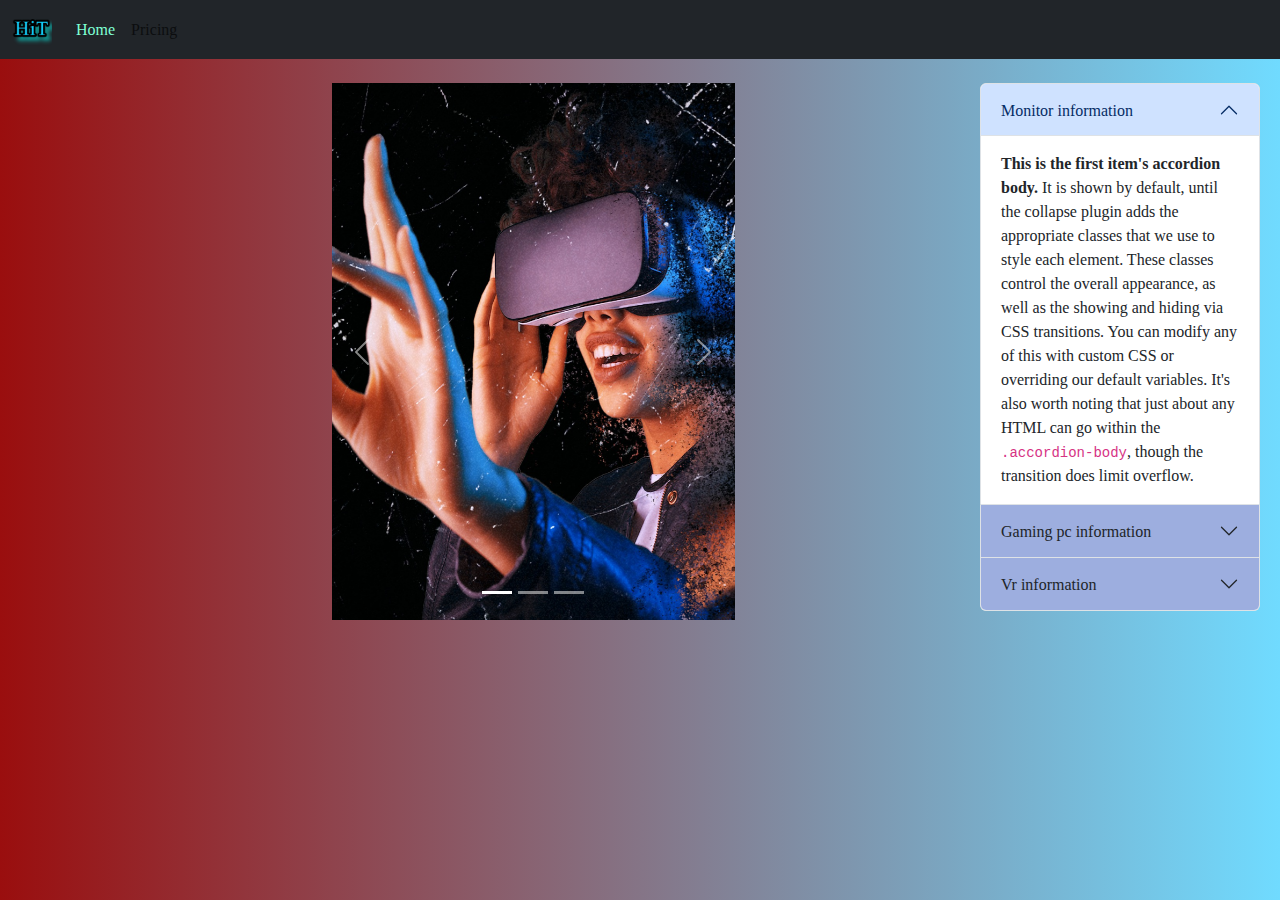
<file: index.html>
<!DOCTYPE html>
<html lang="en">
<head>
    <meta charset="UTF-8">
    <meta content="IE=edge" http-equiv="X-UA-Compatible">
    <meta content="width=device-width, initial-scale=1.0" name="viewport">
    <link crossorigin="anonymous" href="https://cdn.jsdelivr.net/npm/bootstrap@5.3.3/dist/css/bootstrap.min.css"
          integrity="sha384-QWTKZyjpPEjISv5WaRU9OFeRpok6YctnYmDr5pNlyT2bRjXh0JMhjY6hW+ALEwIH" rel="stylesheet">
    <link href="source/styles/my_css.css" rel="stylesheet">
    <link href="source/files/apple-touch-icon.png" rel="apple-touch-icon" sizes="180x180">
    <link href="source/files/favicon-32x32.png" rel="icon" sizes="32x32" type="image/png">
    <link href="source/files/favicon-16x16.png" rel="icon" sizes="16x16" type="image/png">
    <link href="source/files/site.webmanifest" rel="manifest">
    <title>Bs5_site</title>
</head>
<body>
<header>
    <nav class="navbar navbar-expand-lg bg-dark">
        <div class="container-fluid">
            <a class="navbar-brand" href="/"><img alt="logotype" src="source/files/logo.png"></a>
            <button aria-controls="navbarNav" aria-expanded="false" aria-label="Toggle navigation"
                    class="navbar-toggler"
                    data-bs-target="#navbarNav" data-bs-toggle="collapse" type="button">
                <span class="navbar-toggler-icon"></span>
            </button>
            <div class="collapse navbar-collapse" id="navbarNav">
                <ul class="navbar-nav">
                    <li class="nav-item">
                        <a aria-current="page" class="nav-link active" href="/">Home</a>
                    </li>
                    <li class="nav-item">
                        <a class="nav-link" href="pricing.html">Pricing</a>
                    </li>
                </ul>
            </div>
        </div>
    </nav>
</header>


<section>
    <div class="container-fluid mt-4">
        <div class="row">
            <div class="col-lg-1">

            </div>
            <div class="col-lg-8 col-md-12">
                <div class="row">
                    <div class="col-lg-3"></div>
                    <div class="col-lg-6">
                        <div class="carousel slide" data-bs-ride="carousel" id="carouselExampleAutoplaying">
                            <div class="carousel-indicators">
                                <button aria-current="true" aria-label="Slide 1" class="active"
                                        data-bs-slide-to="0" data-bs-target="#carouselExampleIndicators"
                                        type="button"></button>
                                <button aria-label="Slide 2" data-bs-slide-to="1"
                                        data-bs-target="#carouselExampleIndicators"
                                        type="button"></button>
                                <button aria-label="Slide 3" data-bs-slide-to="2"
                                        data-bs-target="#carouselExampleIndicators"
                                        type="button"></button>
                            </div>
                            <div class="carousel-inner">
                                <div class="carousel-item active">
                                    <img alt="..." class="d-block w-100" src="source/images/vr.png">
                                </div>
                                <div class="carousel-item">
                                    <img alt="..." class="d-block w-100" src="source/images/laptop.png">
                                </div>
                                <div class="carousel-item">
                                    <img alt="..." class="d-block w-100" src="source/images/controller.png">
                                </div>
                            </div>
                            <button class="carousel-control-prev" data-bs-slide="prev"
                                    data-bs-target="#carouselExampleAutoplaying"
                                    type="button">
                                <span aria-hidden="true" class="carousel-control-prev-icon"></span>
                                <span class="visually-hidden">Previous</span>
                            </button>
                            <button class="carousel-control-next" data-bs-slide="next"
                                    data-bs-target="#carouselExampleAutoplaying"
                                    type="button">
                                <span aria-hidden="true" class="carousel-control-next-icon"></span>
                                <span class="visually-hidden">Next</span>
                            </button>
                        </div>
                    </div>
                    <div class="col-lg-3"></div>
                </div>
            </div>
            <div class="col-lg-3 col-md-12 right-bar_info">
                <div class="accordion px-2" id="accordionExample">
                    <div class="accordion-item">
                        <h2 class="accordion-header">
                            <button aria-controls="collapseOne" aria-expanded="true"
                                    class="accordion-button info_button"
                                    data-bs-target="#collapseOne" data-bs-toggle="collapse" type="button">
                                Monitor information
                            </button>
                        </h2>
                        <div class="accordion-collapse collapse show" data-bs-parent="#accordionExample"
                             id="collapseOne">
                            <div class="accordion-body">
                                <strong>This is the first item's accordion body.</strong> It is shown by default, until
                                the collapse plugin adds the appropriate classes that we use to style each element.
                                These classes control the overall appearance, as well as the showing and hiding via CSS
                                transitions. You can modify any of this with custom CSS or overriding our default
                                variables. It's also worth noting that just about any HTML can go within the <code>.accordion-body</code>,
                                though the transition does limit overflow.
                            </div>
                        </div>
                    </div>
                    <div class="accordion-item">
                        <h2 class="accordion-header">
                            <button aria-controls="collapseTwo" aria-expanded="false"
                                    class="accordion-button collapsed info_button"
                                    data-bs-target="#collapseTwo" data-bs-toggle="collapse" type="button">
                                Gaming pc information
                            </button>
                        </h2>
                        <div class="accordion-collapse collapse" data-bs-parent="#accordionExample" id="collapseTwo">
                            <div class="accordion-body">
                                <strong>This is the second item's accordion body.</strong> It is hidden by default,
                                until the collapse plugin adds the appropriate classes that we use to style each
                                element. These classes control the overall appearance, as well as the showing and hiding
                                via CSS transitions. You can modify any of this with custom CSS or overriding our
                                default variables. It's also worth noting that just about any HTML can go within the
                                <code>.accordion-body</code>, though the transition does limit overflow.
                            </div>
                        </div>
                    </div>
                    <div class="accordion-item">
                        <h2 class="accordion-header">
                            <button aria-controls="collapseThree" aria-expanded="false"
                                    class="accordion-button collapsed info_button"
                                    data-bs-target="#collapseThree" data-bs-toggle="collapse" type="button">
                                Vr information
                            </button>
                        </h2>
                        <div class="accordion-collapse collapse" data-bs-parent="#accordionExample" id="collapseThree">
                            <div class="accordion-body">
                                <strong>This is the third item's accordion body.</strong> It is hidden by default, until
                                the collapse plugin adds the appropriate classes that we use to style each element.
                                These classes control the overall appearance, as well as the showing and hiding via CSS
                                transitions. You can modify any of this with custom CSS or overriding our default
                                variables. It's also worth noting that just about any HTML can go within the <code>.accordion-body</code>,
                                though the transition does limit overflow.
                            </div>
                        </div>
                    </div>
                </div>
            </div>
        </div>
    </div>
</section>

<footer>

</footer>
<script crossorigin="anonymous"
        integrity="sha384-YvpcrYf0tY3lHB60NNkmXc5s9fDVZLESaAA55NDzOxhy9GkcIdslK1eN7N6jIeHz"
        src="https://cdn.jsdelivr.net/npm/bootstrap@5.3.3/dist/js/bootstrap.bundle.min.js"></script>
</body>
</html>
</file>
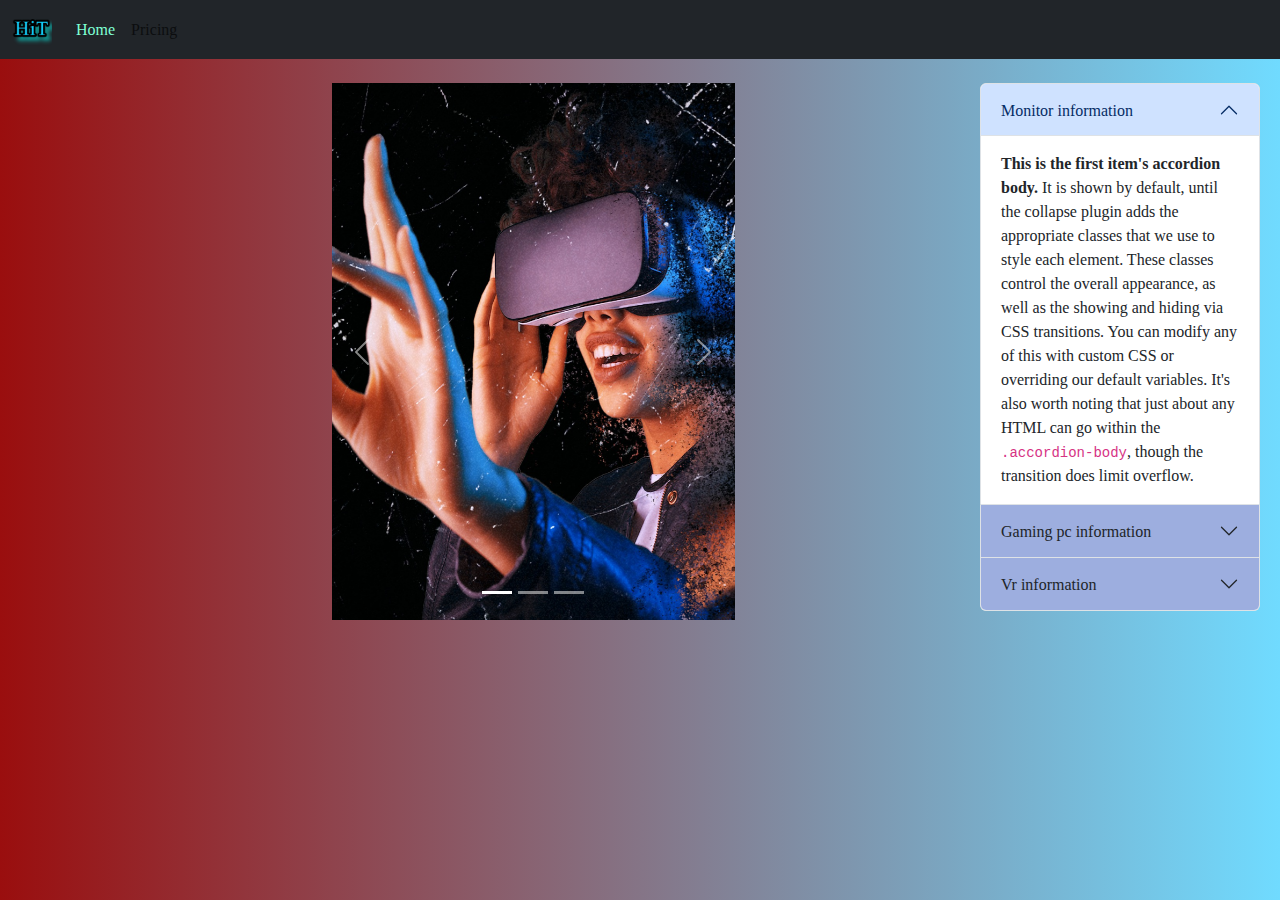
<file: index_bs5.html>
<!DOCTYPE html>
<html lang="en">
<head>
    <meta charset="UTF-8">
    <meta content="IE=edge" http-equiv="X-UA-Compatible">
    <meta content="width=device-width, initial-scale=1.0" name="viewport">
    <link crossorigin="anonymous" href="https://cdn.jsdelivr.net/npm/bootstrap@5.3.3/dist/css/bootstrap.min.css"
          integrity="sha384-QWTKZyjpPEjISv5WaRU9OFeRpok6YctnYmDr5pNlyT2bRjXh0JMhjY6hW+ALEwIH" rel="stylesheet">
    <link href="source/styles/my_css.css" rel="stylesheet">
    <link href="source/files/apple-touch-icon.png" rel="apple-touch-icon" sizes="180x180">
    <link href="source/files/favicon-32x32.png" rel="icon" sizes="32x32" type="image/png">
    <link href="source/files/favicon-16x16.png" rel="icon" sizes="16x16" type="image/png">
    <link href="source/files/site.webmanifest" rel="manifest">
    <title>Bs5_site</title>
</head>
<body>
<header>
    <nav class="navbar navbar-expand-lg bg-dark">
        <div class="container-fluid">
            <a class="navbar-brand" href="index_bs5.html"><img alt="logotype" src="source/files/logo.png"></a>
            <button aria-controls="navbarNav" aria-expanded="false" aria-label="Toggle navigation"
                    class="navbar-toggler"
                    data-bs-target="#navbarNav" data-bs-toggle="collapse" type="button">
                <span class="navbar-toggler-icon"></span>
            </button>
            <div class="collapse navbar-collapse" id="navbarNav">
                <ul class="navbar-nav">
                    <li class="nav-item">
                        <a aria-current="page" class="nav-link active" href="index_bs5.html">Home</a>
                    </li>
                    <li class="nav-item">
                        <a class="nav-link" href="pricing.html">Pricing</a>
                    </li>
                </ul>
            </div>
        </div>
    </nav>
</header>


<section>
    <div class="container-fluid mt-4">
        <div class="row">
            <div class="col-lg-1">

            </div>
            <div class="col-lg-8 col-md-12">
                <div class="row">
                    <div class="col-lg-3"></div>
                    <div class="col-lg-6">
                        <div class="carousel slide" data-bs-ride="carousel" id="carouselExampleAutoplaying">
                            <div class="carousel-indicators">
                                <button aria-current="true" aria-label="Slide 1" class="active"
                                        data-bs-slide-to="0" data-bs-target="#carouselExampleIndicators"
                                        type="button"></button>
                                <button aria-label="Slide 2" data-bs-slide-to="1"
                                        data-bs-target="#carouselExampleIndicators"
                                        type="button"></button>
                                <button aria-label="Slide 3" data-bs-slide-to="2"
                                        data-bs-target="#carouselExampleIndicators"
                                        type="button"></button>
                            </div>
                            <div class="carousel-inner">
                                <div class="carousel-item active">
                                    <img alt="..." class="d-block w-100" src="source/images/vr.png">
                                </div>
                                <div class="carousel-item">
                                    <img alt="..." class="d-block w-100" src="source/images/laptop.png">
                                </div>
                                <div class="carousel-item">
                                    <img alt="..." class="d-block w-100" src="source/images/controller.png">
                                </div>
                            </div>
                            <button class="carousel-control-prev" data-bs-slide="prev"
                                    data-bs-target="#carouselExampleAutoplaying"
                                    type="button">
                                <span aria-hidden="true" class="carousel-control-prev-icon"></span>
                                <span class="visually-hidden">Previous</span>
                            </button>
                            <button class="carousel-control-next" data-bs-slide="next"
                                    data-bs-target="#carouselExampleAutoplaying"
                                    type="button">
                                <span aria-hidden="true" class="carousel-control-next-icon"></span>
                                <span class="visually-hidden">Next</span>
                            </button>
                        </div>
                    </div>
                    <div class="col-lg-3"></div>
                </div>
            </div>
            <div class="col-lg-3 col-md-12 right-bar_info">
                <div class="accordion px-2" id="accordionExample">
                    <div class="accordion-item">
                        <h2 class="accordion-header">
                            <button aria-controls="collapseOne" aria-expanded="true"
                                    class="accordion-button info_button"
                                    data-bs-target="#collapseOne" data-bs-toggle="collapse" type="button">
                                Monitor information
                            </button>
                        </h2>
                        <div class="accordion-collapse collapse show" data-bs-parent="#accordionExample"
                             id="collapseOne">
                            <div class="accordion-body">
                                <strong>This is the first item's accordion body.</strong> It is shown by default, until
                                the collapse plugin adds the appropriate classes that we use to style each element.
                                These classes control the overall appearance, as well as the showing and hiding via CSS
                                transitions. You can modify any of this with custom CSS or overriding our default
                                variables. It's also worth noting that just about any HTML can go within the <code>.accordion-body</code>,
                                though the transition does limit overflow.
                            </div>
                        </div>
                    </div>
                    <div class="accordion-item">
                        <h2 class="accordion-header">
                            <button aria-controls="collapseTwo" aria-expanded="false"
                                    class="accordion-button collapsed info_button"
                                    data-bs-target="#collapseTwo" data-bs-toggle="collapse" type="button">
                                Gaming pc information
                            </button>
                        </h2>
                        <div class="accordion-collapse collapse" data-bs-parent="#accordionExample" id="collapseTwo">
                            <div class="accordion-body">
                                <strong>This is the second item's accordion body.</strong> It is hidden by default,
                                until the collapse plugin adds the appropriate classes that we use to style each
                                element. These classes control the overall appearance, as well as the showing and hiding
                                via CSS transitions. You can modify any of this with custom CSS or overriding our
                                default variables. It's also worth noting that just about any HTML can go within the
                                <code>.accordion-body</code>, though the transition does limit overflow.
                            </div>
                        </div>
                    </div>
                    <div class="accordion-item">
                        <h2 class="accordion-header">
                            <button aria-controls="collapseThree" aria-expanded="false"
                                    class="accordion-button collapsed info_button"
                                    data-bs-target="#collapseThree" data-bs-toggle="collapse" type="button">
                                Vr information
                            </button>
                        </h2>
                        <div class="accordion-collapse collapse" data-bs-parent="#accordionExample" id="collapseThree">
                            <div class="accordion-body">
                                <strong>This is the third item's accordion body.</strong> It is hidden by default, until
                                the collapse plugin adds the appropriate classes that we use to style each element.
                                These classes control the overall appearance, as well as the showing and hiding via CSS
                                transitions. You can modify any of this with custom CSS or overriding our default
                                variables. It's also worth noting that just about any HTML can go within the <code>.accordion-body</code>,
                                though the transition does limit overflow.
                            </div>
                        </div>
                    </div>
                </div>
            </div>
        </div>
    </div>
</section>

<footer>

</footer>
<script crossorigin="anonymous"
        integrity="sha384-YvpcrYf0tY3lHB60NNkmXc5s9fDVZLESaAA55NDzOxhy9GkcIdslK1eN7N6jIeHz"
        src="https://cdn.jsdelivr.net/npm/bootstrap@5.3.3/dist/js/bootstrap.bundle.min.js"></script>
</body>
</html>
</file>
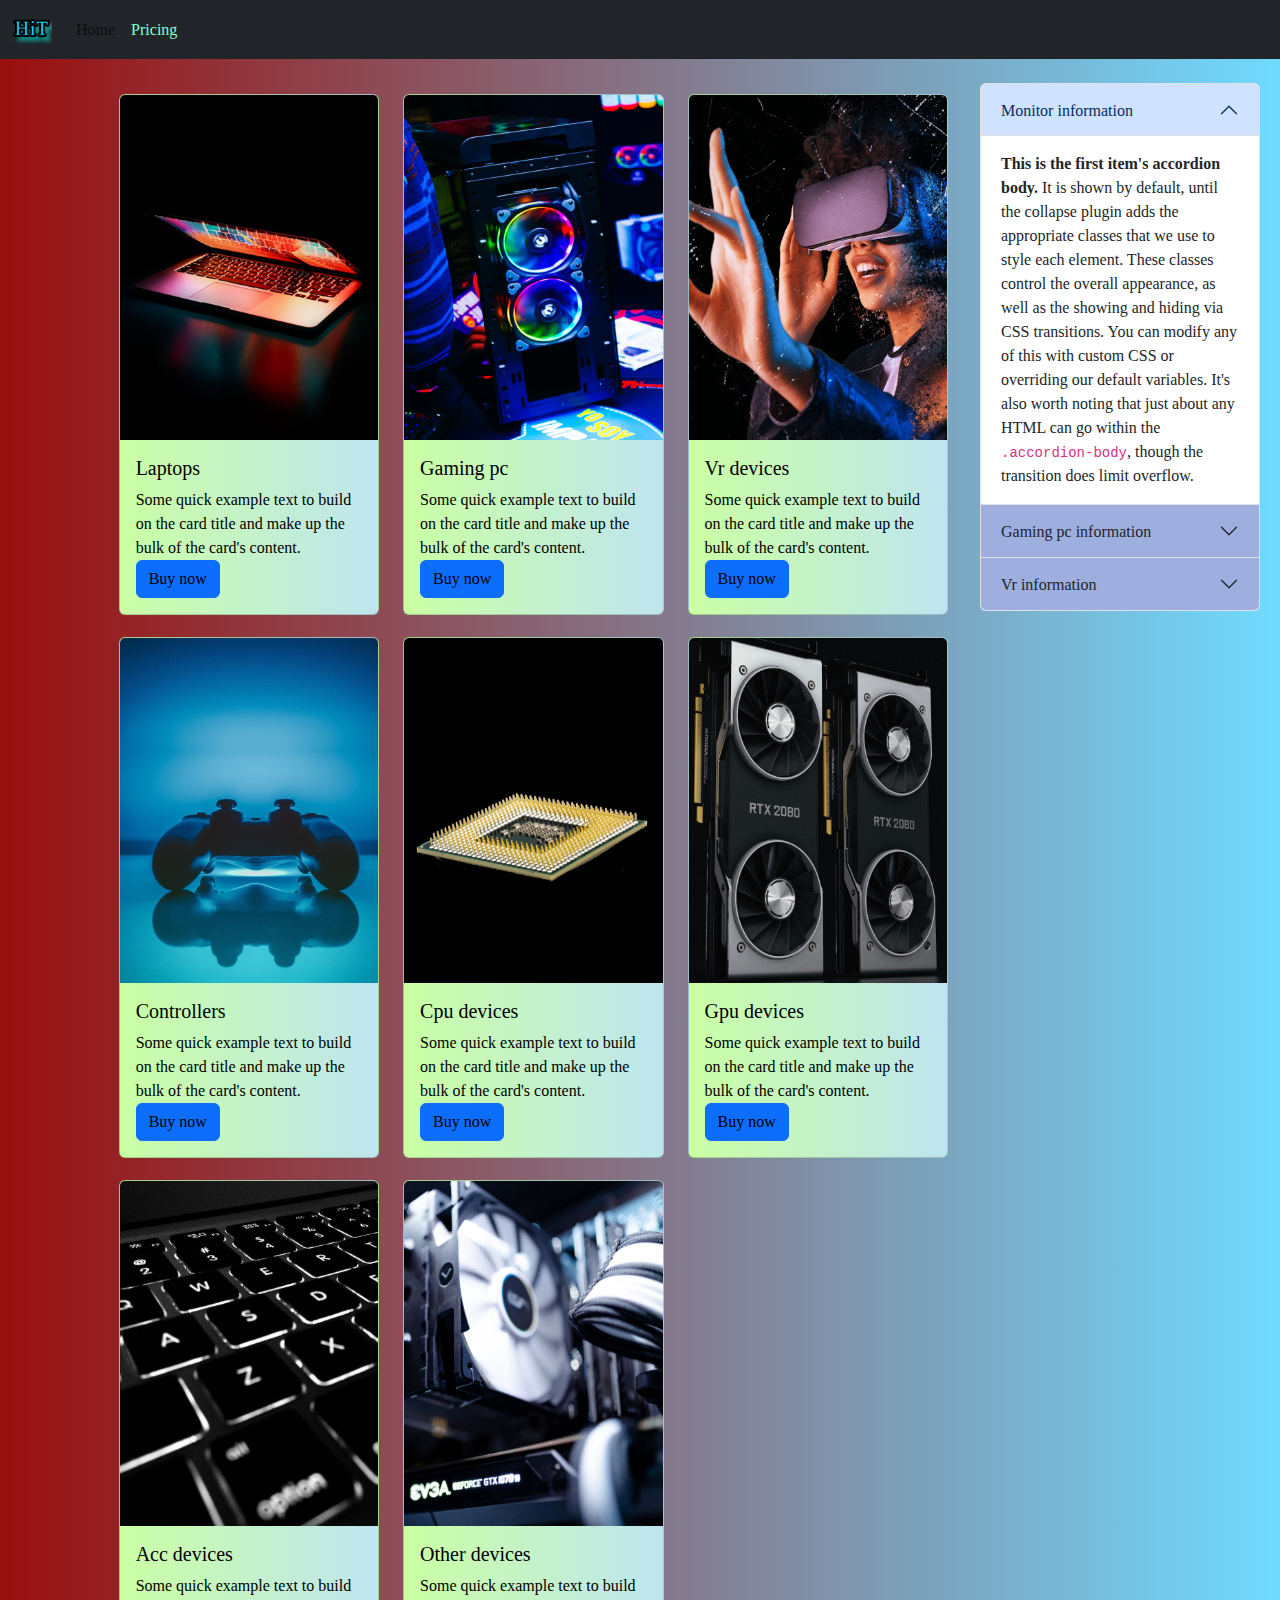
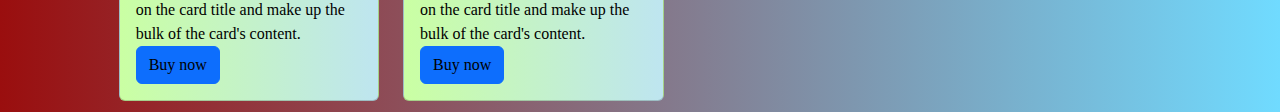
<file: pricing.html>
<!DOCTYPE html>
<html lang="en">
<head>
    <meta charset="UTF-8">
    <meta content="IE=edge" http-equiv="X-UA-Compatible">
    <meta content="width=device-width, initial-scale=1.0" name="viewport">
    <link crossorigin="anonymous" href="https://cdn.jsdelivr.net/npm/bootstrap@5.3.3/dist/css/bootstrap.min.css"
          integrity="sha384-QWTKZyjpPEjISv5WaRU9OFeRpok6YctnYmDr5pNlyT2bRjXh0JMhjY6hW+ALEwIH" rel="stylesheet">
    <link href="source/styles/my_css.css" rel="stylesheet">
    <link href="source/files/apple-touch-icon.png" rel="apple-touch-icon" sizes="180x180">
    <link href="source/files/favicon-32x32.png" rel="icon" sizes="32x32" type="image/png">
    <link href="source/files/favicon-16x16.png" rel="icon" sizes="16x16" type="image/png">
    <link href="source/files/site.webmanifest" rel="manifest">
    <title>Bs5_site</title>
</head>
<body>
<header>
    <nav class="navbar navbar-expand-lg bg-dark">
        <div class="container-fluid">
            <a class="navbar-brand" href="/"><img alt="logotype" src="source/files/logo.png"></a>
            <button aria-controls="navbarNav" aria-expanded="false" aria-label="Toggle navigation"
                    class="navbar-toggler"
                    data-bs-target="#navbarNav" data-bs-toggle="collapse" type="button">
                <span class="navbar-toggler-icon"></span>
            </button>
            <div class="collapse navbar-collapse" id="navbarNav">
                <ul class="navbar-nav">
                    <li class="nav-item">
                        <a aria-current="page" class="nav-link" href="/">Home</a>
                    </li>
                    <li class="nav-item">
                        <a class="nav-link active" href="pricing.html">Pricing</a>
                    </li>
                </ul>
            </div>
        </div>
    </nav>
</header>

<section>
    <div class="container-fluid mt-4">
        <div class="row">
            <div class="col-lg-1">

            </div>
            <div class="col-lg-8 col-md-12">
                <div class="row">
                    <div class="col-lg-4 col-md-6">
                        <div class="card">
                            <a href="#"><img alt="Laptop_preview" class="card-img-top"
                                             src="source/images/laptop.png"></a>
                            <div class="card-body">
                                <a href="#"><h5 class="card-title">Laptops</h5></a>
                                <a href="#">
                                    <p class="card-text">Some quick example text to build on the card title and make up
                                        the
                                        bulk of
                                        the card's content.</p></a>
                                <a class="btn btn-primary" href="#">Buy now</a>
                            </div>
                        </div>
                    </div>
                    <div class="col-lg-4 col-md-6">
                        <div class="card">
                            <a href="#"><img alt="Gaming_pc_preview" class="card-img-top"
                                             src="source/images/gaming%20pc.png"></a>
                            <div class="card-body">
                                <a href="#"><h5 class="card-title">Gaming pc</h5></a>
                                <a href="#"><p class="card-text">Some quick example text to build on the card title and
                                    make up the
                                    bulk of
                                    the card's content.</p></a>
                                <a class="btn btn-primary" href="#">Buy now</a>
                            </div>
                        </div>
                    </div>
                    <div class="col-lg-4 col-md-6">
                        <div class="card">
                            <a href="#"><img alt="vr_preview" class="card-img-top" src="source/images/vr.png"></a>
                            <div class="card-body">
                                <a href="#"><h5 class="card-title">Vr devices</h5></a>
                                <a href="#"><p class="card-text">Some quick example text to build on the card title and
                                    make up the
                                    bulk of
                                    the card's content.</p></a>
                                <a class="btn btn-primary" href="#">Buy now</a>
                            </div>
                        </div>
                    </div>
                    <div class="col-lg-4 col-md-6">
                        <div class="card">
                            <a href="#"><img alt="controllers_preview" class="card-img-top"
                                             src="source/images/controller.png"></a>
                            <div class="card-body">
                                <a href="#"><h5 class="card-title">Controllers</h5></a>
                                <a href="#"><p class="card-text">Some quick example text to build on the card title and
                                    make up the
                                    bulk of
                                    the card's content.</p></a>
                                <a class="btn btn-primary" href="#">Buy now</a>
                            </div>
                        </div>
                    </div>
                    <div class="col-lg-4 col-md-6">
                        <div class="card">
                            <a href="#"><img alt="Cpu devices_preview" class="card-img-top" src="source/images/cpu.png"></a>
                            <div class="card-body">
                                <a href="#"><h5 class="card-title">Cpu devices</h5></a>
                                <a href="#"><p class="card-text">Some quick example text to build on the card title and
                                    make up the
                                    bulk of
                                    the card's content.</p></a>
                                <a class="btn btn-primary" href="#">Buy now</a>
                            </div>
                        </div>
                    </div>
                    <div class="col-lg-4 col-md-6">
                        <div class="card">
                            <a href="#"><img alt="Gpu devices_preview" class="card-img-top" src="source/images/gpu.png"></a>
                            <div class="card-body">
                                <a href="#"><h5 class="card-title">Gpu devices</h5></a>
                                <a href="#"><p class="card-text">Some quick example text to build on the card title and
                                    make up the
                                    bulk of
                                    the card's content.</p></a>
                                <a class="btn btn-primary" href="#">Buy now</a>
                            </div>
                        </div>
                    </div>
                    <div class="col-lg-4 col-md-6">
                        <div class="card">
                            <a href="#"><img alt="Acc devices_preview" class="card-img-top" src="source/images/acc.png"></a>
                            <div class="card-body">
                                <a href="#"><h5 class="card-title">Acc devices</h5></a>
                                <a href="#"><p class="card-text">Some quick example text to build on the card title and
                                    make up the
                                    bulk of
                                    the card's content.</p></a>
                                <a class="btn btn-primary" href="#">Buy now</a>
                            </div>
                        </div>
                    </div>
                    <div class="col-lg-4 col-md-6">
                        <div class="card">
                            <a href="#"><img alt="Other devices_preview" class="card-img-top"
                                             src="source/images/other.png">
                                <div class="card-body">
                                    <a href="#"><h5 class="card-title">Other devices</h5>
                                        <a href="#"><p class="card-text">Some quick example text to build on the card
                                            title and make up the
                                            bulk of
                                            the card's content.</p>
                                            <a class="btn btn-primary" href="#">Buy now</a>
                                </div>
                        </div>
                    </div>
                </div>
            </div>
            <div class="col-lg-3 col-md-12 right-bar_info">
                <div class="accordion px-2" id="accordionExample">
                    <div class="accordion-item">
                        <h2 class="accordion-header">
                            <button aria-controls="collapseOne" aria-expanded="true"
                                    class="accordion-button info_button"
                                    data-bs-target="#collapseOne" data-bs-toggle="collapse" type="button">
                                Monitor information
                            </button>
                        </h2>
                        <div class="accordion-collapse collapse show" data-bs-parent="#accordionExample"
                             id="collapseOne">
                            <div class="accordion-body">
                                <strong>This is the first item's accordion body.</strong> It is shown by default, until
                                the collapse plugin adds the appropriate classes that we use to style each element.
                                These classes control the overall appearance, as well as the showing and hiding via CSS
                                transitions. You can modify any of this with custom CSS or overriding our default
                                variables. It's also worth noting that just about any HTML can go within the <code>.accordion-body</code>,
                                though the transition does limit overflow.
                            </div>
                        </div>
                    </div>
                    <div class="accordion-item">
                        <h2 class="accordion-header">
                            <button aria-controls="collapseTwo" aria-expanded="false"
                                    class="accordion-button collapsed info_button"
                                    data-bs-target="#collapseTwo" data-bs-toggle="collapse" type="button">
                                Gaming pc information
                            </button>
                        </h2>
                        <div class="accordion-collapse collapse" data-bs-parent="#accordionExample" id="collapseTwo">
                            <div class="accordion-body">
                                <strong>This is the second item's accordion body.</strong> It is hidden by default,
                                until the collapse plugin adds the appropriate classes that we use to style each
                                element. These classes control the overall appearance, as well as the showing and hiding
                                via CSS transitions. You can modify any of this with custom CSS or overriding our
                                default variables. It's also worth noting that just about any HTML can go within the
                                <code>.accordion-body</code>, though the transition does limit overflow.
                            </div>
                        </div>
                    </div>
                    <div class="accordion-item">
                        <h2 class="accordion-header">
                            <button aria-controls="collapseThree" aria-expanded="false"
                                    class="accordion-button collapsed info_button"
                                    data-bs-target="#collapseThree" data-bs-toggle="collapse" type="button">
                                Vr information
                            </button>
                        </h2>
                        <div class="accordion-collapse collapse" data-bs-parent="#accordionExample" id="collapseThree">
                            <div class="accordion-body">
                                <strong>This is the third item's accordion body.</strong> It is hidden by default, until
                                the collapse plugin adds the appropriate classes that we use to style each element.
                                These classes control the overall appearance, as well as the showing and hiding via CSS
                                transitions. You can modify any of this with custom CSS or overriding our default
                                variables. It's also worth noting that just about any HTML can go within the <code>.accordion-body</code>,
                                though the transition does limit overflow.
                            </div>
                        </div>
                    </div>
                </div>
            </div>
        </div>
    </div>
</section>

<footer>

</footer>
<script crossorigin="anonymous"
        integrity="sha384-YvpcrYf0tY3lHB60NNkmXc5s9fDVZLESaAA55NDzOxhy9GkcIdslK1eN7N6jIeHz"
        src="https://cdn.jsdelivr.net/npm/bootstrap@5.3.3/dist/js/bootstrap.bundle.min.js"></script>
</body>
</html>
</file>
<file: source/styles/my_css.css>
@import url('https://fonts.googleapis.com/css?family=Michroma&display=swap')

.nav-link {
    color: white;
}

.navbar-nav .nav-link.active {
    color: aquamarine;
}

.navbar-brand img {
    width: 40px;
}

.navbar-toggler {
    background-color: rgb(143, 142, 142);
}

body {
    background: linear-gradient(90deg, #9a0e0e 0%, #70dbff 100%);
    font-family: Michroma, serif;
}

.info_button {
    background-color: #9daedf;
}

.accordion-header .info_button_after_click {
    background-color: #9daedf;
}

.col-lg-4 {
    margin-bottom: 0.7em;
    margin-top: 0.7em;
}

/*Статичная правая панель*/
/*.col-lg-3 {*/
/*    position: fixed;*/
/*    left: 75%;*/
/*    top: 10.54%*/
/*}*/

.card {
    background: linear-gradient(270deg, #bee5f0 0%, #caffa3 100%);
}


.home_price {
    color: white;
}

.card a {
    text-decoration: none;
    color: black;
}



.home_price {
    color: white;
}

.ppp {
    color: white;
}
</file>
